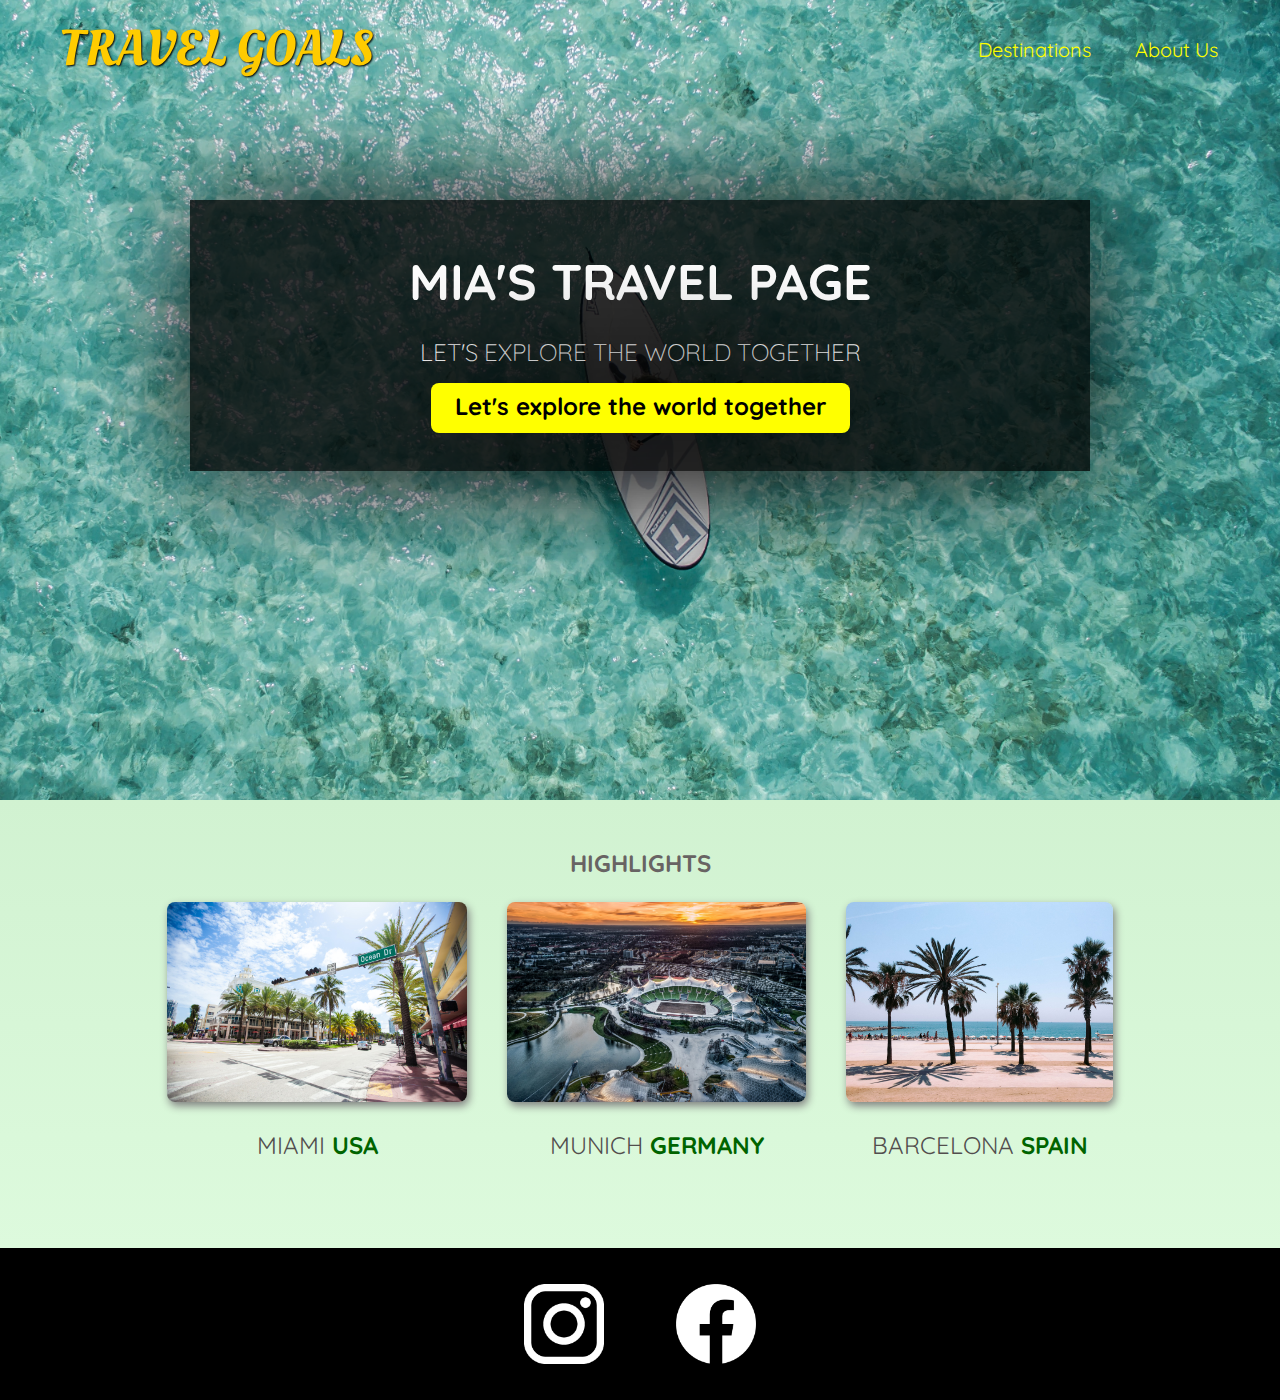
<file: index.html>
<!DOCTYPE html>
<html lang="en">
  <head>
    <link rel="stylesheet" href="shared.css" />
    <link rel="stylesheet" href="style.css" />
    <link
      href="https://fonts.googleapis.com/css2?family=Raleway:wght@700&family=Oleo+Script:wght@700&family=Quicksand:wght@300;500;700&display=swap"
      rel="stylesheet"
    />
    <meta charset="UTF-8" />
    <meta http-equiv="X-UA-Compatible" content="IE=edge" />
    <meta name="viewport" content="width=device-width, initial-scale=1.0" />
    <title>Travel Goals</title>
  </head>
  <body>
    <header>
      <div id="Page_logo"><a href="index.html">Travel Goals</a></div>

      <nav>
        <ul>
          <li><a href="Destinations.html">Destinations</a></li>
          <li><a href="About_us.html">About Us</a></li>
        </ul>
      </nav>
    </header>
    <main>
      <section id="hero">
        <div id="hero_content">
          <h1>Mia's Travel Page</h1>
          <p>Let's explore the world together</p>
          <a href="Destinations.html">Let's explore the world together </a>
        </div>
      </section>
      <section id="highlights">
        <h2>Highlights</h2>
        <ul id="destination1">
          <li class="destination">
            <img src="/cities/miami.jpg" alt="Miami beach in summer" />
            <p>Miami <strong>USA</strong></p>
          </li>
          <li class="destination">
            <img src="/cities/munich.jpg" alt="Munich stadium in winter" />
            <p>Munich <strong>Germany</strong></p>
          </li>
          <li class="destination">
            <img src="/cities/barcelona.jpg" alt="Palm beach in Barcelona" />
            <p>Barcelona <strong>Spain</strong></p>
          </li>
        </ul>
      </section>
    </main>
    <footer>
      <ul>
        <li>
          <a href="https://www.instagram.com/"
            ><img src="/images/insta.png" alt="Instagram page link"
          /></a>
        </li>
        <li>
          <a href="https://www.facebook.com/"
            ><img src="/images/facebook.png" alt="Facebook page link"
          /></a>
        </li>
      </ul>
    </footer>
  </body>
</html>
</file>
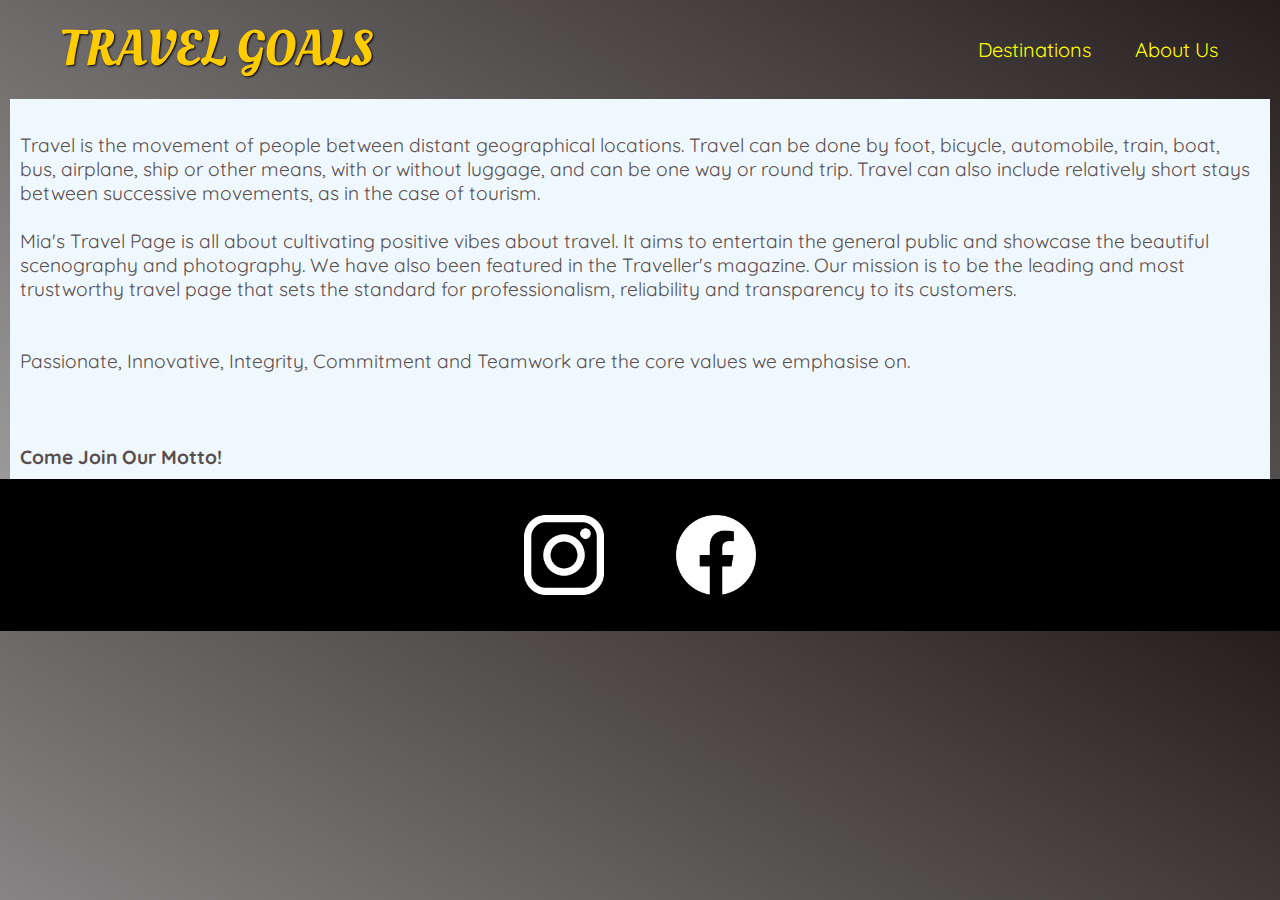
<file: About_us.html>
<!DOCTYPE html>
<html lang="en">
  <head>
    <link rel="stylesheet" href="shared.css" />
    <link rel="stylesheet" href="style.css" />
    <link rel="stylesheet" href="styles2.css" />
    <link rel="stylesheet" href="styles3.css" />

    <meta charset="UTF-8" />
    <meta http-equiv="X-UA-Compatible" content="IE=edge" />
    <meta name="viewport" content="width=device-width, initial-scale=1.0" />
    <link
      href="https://fonts.googleapis.com/css2?family=Raleway:wght@700&family=Oleo+Script:wght@700&family=Quicksand:wght@300;500;700&display=swap"
      rel="stylesheet"
    />
    <title>Document</title>
  </head>
  <body>
    <header>
      <div id="Page_logo"><a href="index.html">Travel Goals</a></div>

      <nav>
        <ul>
          <li><a href="Destinations.html">Destinations</a></li>
          <li><a href="About_us.html">About Us</a></li>
        </ul>
      </nav>
    </header>
    <main>
      <br />
      Travel is the movement of people between distant geographical locations.
      Travel can be done by foot, bicycle, automobile, train, boat, bus,
      airplane, ship or other means, with or without luggage, and can be one way
      or round trip. Travel can also include relatively short stays between
      successive movements, as in the case of tourism.
      <br />
      <br />
      Mia's Travel Page is all about cultivating positive vibes about travel. It
      aims to entertain the general public and showcase the beautiful
      scenography and photography. We have also been featured in the Traveller's
      magazine. Our mission is to be the leading and most trustworthy travel
      page that sets the standard for professionalism, reliability and
      transparency to its customers. <br />
      <br />
      <br />

      Passionate, Innovative, Integrity, Commitment and Teamwork are the core
      values we emphasise on.
      <br />
      <br />
      <br />
      <br />

      <strong>Come Join Our Motto!</strong>
    </main>
    <footer>
      <ul>
        <li>
          <a href="https://www.instagram.com/"
            ><img src="/images/insta.png" alt="Instagram page link"
          /></a>
        </li>
        <li>
          <a href="https://www.facebook.com/"
            ><img src="/images/facebook.png" alt="Facebook page link"
          /></a>
        </li>
      </ul>
    </footer>
  </body>
</html>
</file>
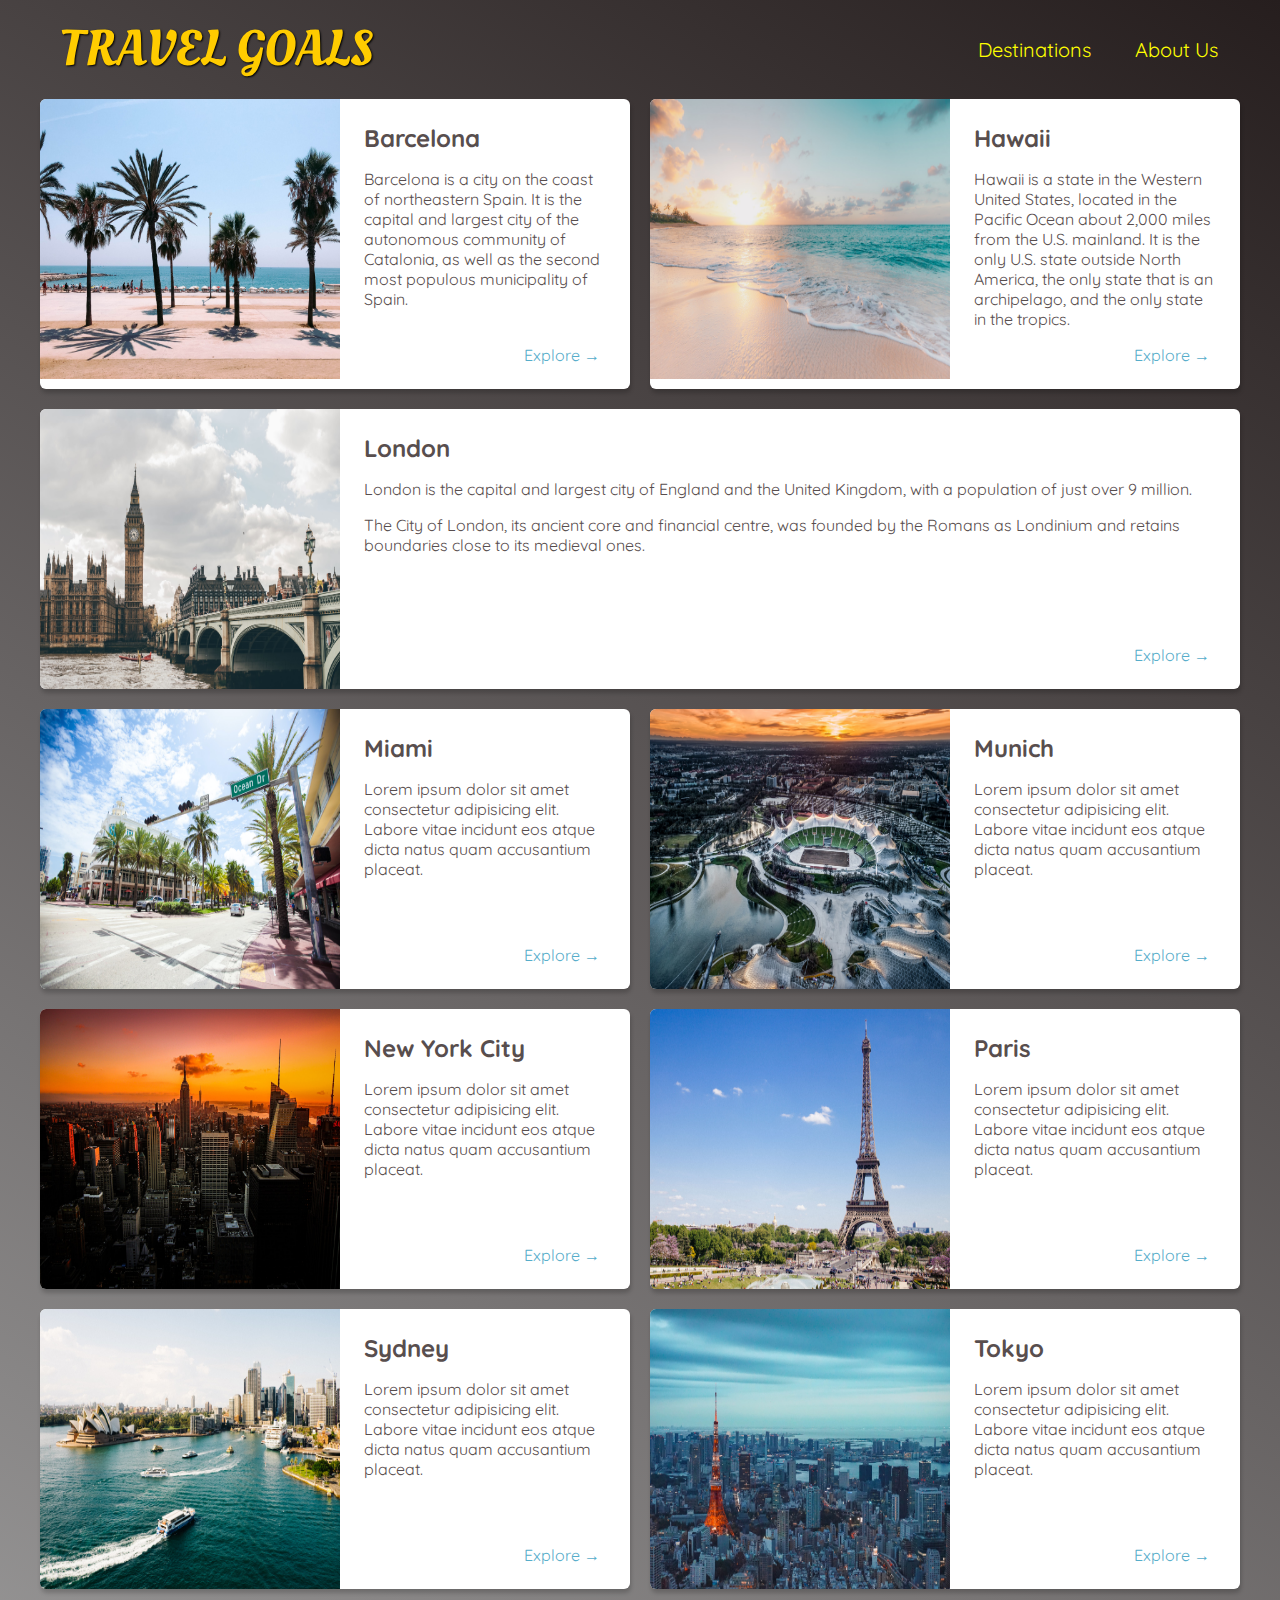
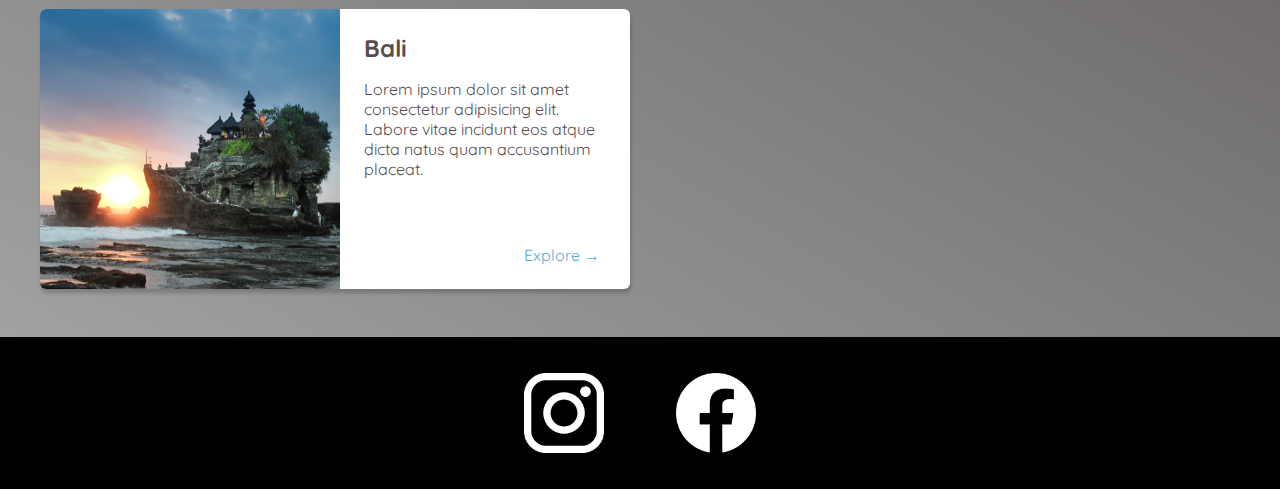
<file: Destinations.html>
<!DOCTYPE html>
<html lang="en">
  <head>
    <link rel="stylesheet" href="shared.css" />
    <link rel="stylesheet" href="styles2.css" />
    <link
      href="https://fonts.googleapis.com/css2?family=Raleway:wght@700&family=Oleo+Script:wght@700&family=Quicksand:wght@300;500;700&display=swap"
      rel="stylesheet"
    />
    <meta charset="UTF-8" />
    <meta http-equiv="X-UA-Compatible" content="IE=edge" />
    <meta name="viewport" content="width=device-width, initial-scale=1.0" />
    <title>Places</title>
  </head>
  <body>
    <header>
      <div id="Page_logo"><a href="index.html">Travel Goals</a></div>

      <nav>
        <ul>
          <li><a href="Destinations.html">Destinations</a></li>
          <li><a href="About_us.html">About Us</a></li>
        </ul>
      </nav>
    </header>
    <main>
      <ul>
        <li>
          <img src="/cities/barcelona.jpg" alt="City of Barcelona" />
          <div class="item-content">
            <div>
              <h2>Barcelona</h2>
              <p>
                Barcelona is a city on the coast of northeastern Spain. It is
                the capital and largest city of the autonomous community of
                Catalonia, as well as the second most populous municipality of
                Spain.
              </p>
            </div>

            <div class="actions">
              <a href="https://en.wikipedia.org/wiki/Barcelona">Explore &#x2192</a>
            </div>
          </div>
        </li>
        <li>
          <img src="images/places/hawaii.jpg" alt="Hawaii beach" />
          <div class="item-content">
            <div>
              <h2>Hawaii</h2>
              <p>
                Hawaii is a state in the Western United States, 
                located in the Pacific Ocean about 2,000 miles from the U.S.
                 mainland. It is the only U.S. state outside North America, 
                 the only state that is an archipelago, and the only state in the tropics. 
              </p>
            </div>
            <div class="actions">
              <a href="https://en.wikipedia.org/wiki/Hawaii">Explore &#x2192</a>
            </div>
          </div>
        </li>
        <li>
          <img src="images/places/london.jpg" alt="London city" />
          <div class="item-content">
            <div>
              <h2>London</h2>
              <p>
                London is the capital and largest city of England and the United Kingdom, with a population of just over 9 million.
              </p>
              <p>
                The City of London, its ancient core and financial centre, 
                was founded by the Romans as Londinium and retains boundaries 
                close to its medieval ones.
              </p>
            </div>
            <div class="actions">
              <a href="https://en.wikipedia.org/wiki/London">Explore &#x2192</a>
            </div>
          </div>
        </li>
        <li>
          <img src="images/places/miami.jpg" alt="Miami streets" />
          <div class="item-content">
            <div>
              <h2>Miami</h2>
              <p>
                Lorem ipsum dolor sit amet consectetur adipisicing elit. Labore
                vitae incidunt eos atque dicta natus quam accusantium placeat.
              </p>
            </div>
            <div class="actions">
              <a href="https://en.wikipedia.org/wiki/Miami">Explore &#x2192</a>
            </div>
          </div>
        </li>
        <li>
          <img src="images/places/munich.jpg" alt="Munich football stadium" />
          <div class="item-content">
            <div>
              <h2>Munich</h2>
              <p>
                Lorem ipsum dolor sit amet consectetur adipisicing elit. Labore
                vitae incidunt eos atque dicta natus quam accusantium placeat.
              </p>
            </div>
            <div class="actions">
              <a href="https://en.wikipedia.org/wiki/Munich">Explore &#x2192</a>
            </div>
          </div>
        </li>
        <li>
          <img src="images/places/new-york-city.jpg" alt="New York City skyline" />
          <div class="item-content">
            <div>
              <h2>New York City</h2>
              <p>
                Lorem ipsum dolor sit amet consectetur adipisicing elit. Labore
                vitae incidunt eos atque dicta natus quam accusantium placeat.
              </p>
            </div>
            <div class="actions">
              <a href="https://en.wikipedia.org/wiki/New_York_City"
                >Explore &#x2192</a
              >
            </div>
          </div>
        </li>
        <li>
          <img src="images/places/paris.jpg" alt="Paris city" />
          <div class="item-content">
            <div>
              <h2>Paris</h2>
              <p>
                Lorem ipsum dolor sit amet consectetur adipisicing elit. Labore
                vitae incidunt eos atque dicta natus quam accusantium placeat.
              </p>
            </div>
            <div class="actions">
              <a href="https://en.wikipedia.org/wiki/Paris">Explore &#x2192</a>
            </div>
          </div>
        </li>
        <li>
          <img src="images/places/sydney.jpg" alt="Sydney beach" />
          <div class="item-content">
            <div>
              <h2>Sydney</h2>
              <p>
                Lorem ipsum dolor sit amet consectetur adipisicing elit. Labore
                vitae incidunt eos atque dicta natus quam accusantium placeat.
              </p>
            </div>
            <div class="actions">
              <a href="https://en.wikipedia.org/wiki/Sydney">Explore &#x2192</a>
            </div>
          </div>
        </li>
        <li>
          <img src="images/places/tokyo.jpg" alt="Tokyo skyline" />
          <div class="item-content">
            <div>
              <h2>Tokyo</h2>
              <p>
                Lorem ipsum dolor sit amet consectetur adipisicing elit. Labore
                vitae incidunt eos atque dicta natus quam accusantium placeat.
              </p>
            </div>
            <div class="actions">
              <a href="https://en.wikipedia.org/wiki/Tokyo">Explore &#x2192</a>
            </div>
          </div>
        </li>
        <li>
          <img src="images/places/bali.jpg" alt="Bali beach" />
          <div class="item-content">
            <div>
              <h2>Bali</h2>
              <p>
                Lorem ipsum dolor sit amet consectetur adipisicing elit. Labore
                vitae incidunt eos atque dicta natus quam accusantium placeat.
              </p>
            </div>
            <div class="actions">
              <a href="https://en.wikipedia.org/wiki/Bali">Explore &#x2192</a>
            </div>
          </div>
        </li>
      </ul>
    </main>
    <footer>
      <ul>
        <li>
          <a href="https://www.instagram.com/"
            ><img src="/images/insta.png" alt="Instagram page link"
          /></a>
        </li>
        <li>
          <a href="https://www.facebook.com/"
            ><img src="/images/facebook.png" alt="Facebook page link"
          /></a>
        </li>
      </ul>
    </footer>
  </body>
</html>
</file>
<file: shared.css>
body{
    font-family: "Quicksand", sans-serif;
    margin: 0;
}
#Page_logo a{
    font-family: "Oleo Script", sans-serif;
    padding: 10px;
    color: rgb(255, 204, 0);
    font-size: 50px;
    text-decoration: none;
    text-transform: uppercase;
    text-shadow: 1px 1px 2px black;
}

ul{
    list-style: none;
    padding: 0;
    
    
    margin: 0px;
    
   
    
}
footer{
    background: linear-gradient(70deg, black, black)
}
a{
    text-decoration: none;
}
header li{
    margin-left: 20px;
}
header ul{
    display: flex;
}
header{
    display: flex;
    justify-content: space-between;
    align-items: center;
    padding: 15px 50px;
    position: absolute;
    width: 100%;
    box-sizing: border-box;
    
}
header a{
    color: yellow;
    font-size: 20px;
    padding: 12px;
    text-shadow: 1px 1px rgba(0, 0, 0, 0);
    border-radius: 6px;
}
header nav a:hover{
    color:brown;
    background-color: yellow;
}
footer li{
    width: 80px;
    height: 80px;
    padding: 36px;
}
footer ul{
    display: flex;
    justify-content: center;

}
footer img{
    width: 100%;
    height: 100%;
}
</file>
<file: style.css>
#hero{
    height: 800px;
    background-image: url("/images/places/ocean.jpg");
    background-position: center;
    background-size: cover;
    align-items: center;

}
#hero_content{
    text-align: center;
    width: 900px;
    background-color: rgba(0, 0, 0, 0.8);
    padding: 50px 0;
    margin: 0 auto;
    position: relative;
    top: 200px;
    box-shadow: 2px 3px 8pc black;
}
#hero_content h1{
    color: white;
    margin: 0;
    text-transform: uppercase;
    font-size: 50px;
    font-family: "Raleway" sans-serif;

}
#hero_content p{
    color: white;
    text-transform: uppercase;
    font-size: 24px;
    font-weight: 300;
}
#hero_content a{
    text-decoration: none;
    background-color: yellow;
    padding: 12px 24px;
    font-size: 24px;
    color: black;
    font-weight: bold;
    border-radius: 8px;
    padding-top: 8px;
    box-shadow: 2px 3px 8pc black;
}
#hero_content a:hover{
background-color: #8f8f03;
}
.destination img{
    height: 200px;
    width: 100%;
    box-shadow: 2px 4px 8px gray;
    border-radius: 8px;
    object-fit: cover;
}
.destination{
    margin: 0 20px;
}
#destination1{
    justify-content: center;
    display: flex;
    width: 90%;
    margin: auto;
    margin-bottom: 40px;
    margin: 2opx 0px;
}
#highlights{
    padding: 24px;
    background: linear-gradient(0deg, rgb(221, 250, 221), rgb(209, 242, 209));
}
#highlights h2{
text-transform: uppercase;
text-align: center;
font-size: 40 px;
color: rgb(104, 99, 99);
margin: 24px 0px;
}
.destination p{
    text-align: center;
    text-transform: uppercase;
    font-size: 24px;
    color: rgb(82, 78, 78);
}
.destination strong{
    color: darkgreen;
}
</file>
<file: styles2.css>
main li img{
    width: 300px;
    height: 280px;
}
header{
    position: static;
}
body{
    background: linear-gradient(30deg, darkgray, rgb(38, 30, 30));
    color: rgb(88, 78, 78);
}
main ul{
    width: 1200px;
    margin: 0 auto 48px auto;
    display: grid;
    grid-template-columns: 1fr 1fr;
    gap: 20px 20px;
}

main li{
    display: flex;
    background-color: white;
    box-shadow:1px 4px 4px rgba(0,0,0,0.2) ;
    border-radius: 6px;
    overflow: hidden;
    object-fit: cover;
    
}
li:nth-of-type(3){
    grid-column: 1 / span 2;
}
.item-content h2{
    margin: 0;
}
.item-content{
    padding: 24px;
    display: flex;
    flex-direction: column;
    justify-content: space-between;
}
.actions{
    text-align: right;

}
.actions a{
    text-decoration: none;
    padding: 6px;
    color: rgb(86, 173, 202);
    border-radius: 6px;
}
.actions a:hover{
    background-color: rgb(179, 209, 219);
}
</file>
<file: styles3.css>
main{
    background-color: aliceblue;
    margin: auto;
    margin-left: 10px;
    margin-right: 10px;
    font-size: larger;
    padding: 10px;
}
</file>
